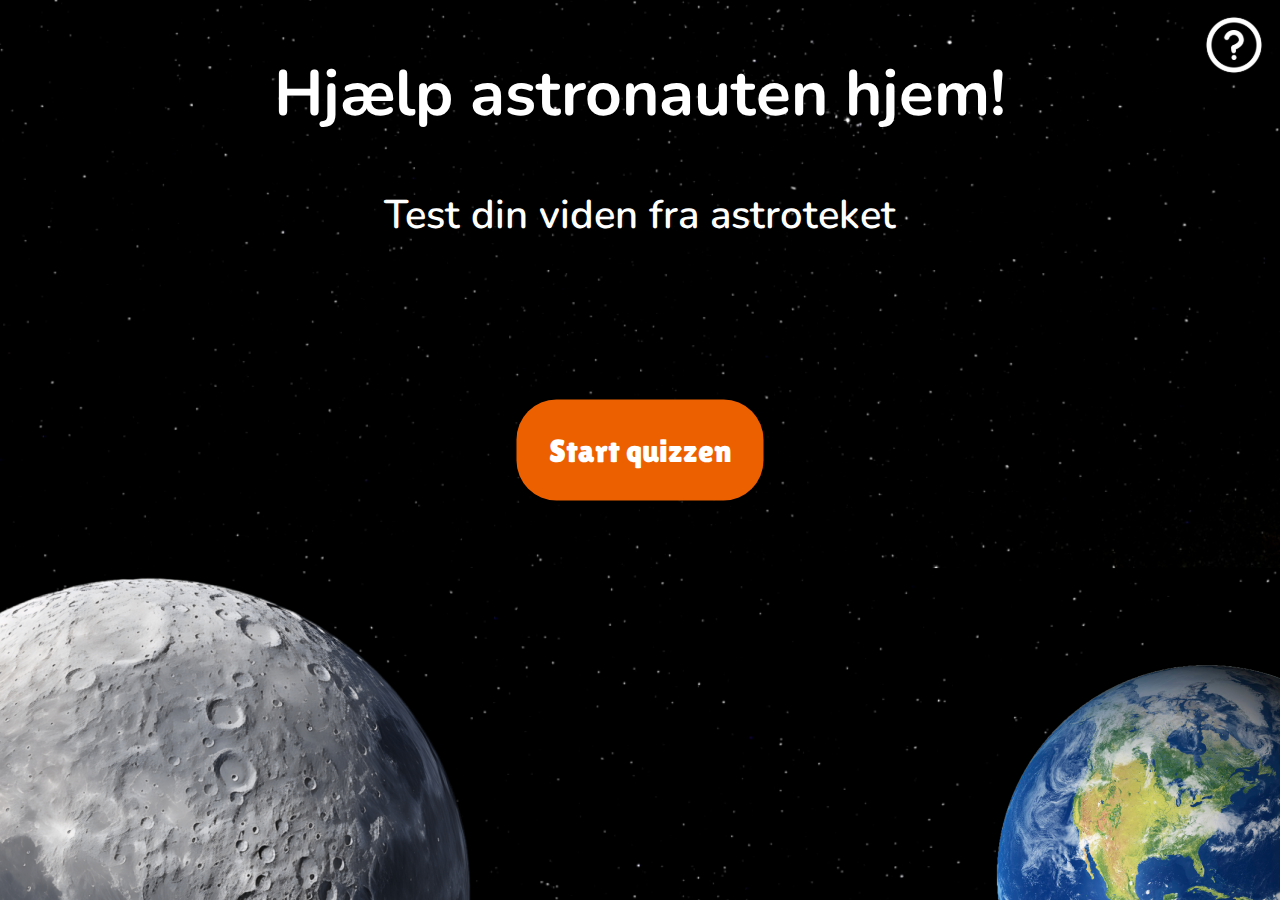
<file: index.html>
<!DOCTYPE html>
<html lang="dk">
  <head>
    <meta charset="UTF-8" />
    <meta name="viewport" content="width=device-width, initial-scale=1.0" />
    <title>Astroteket quiz</title>
    <link rel="stylesheet" href="style/styleforside.css" />
    <script src="/js/jsforside.js" defer></script>
    <link rel="preconnect" href="https://fonts.googleapis.com" />
    <link rel="preconnect" href="https://fonts.gstatic.com" crossorigin />
    <link
      href="https://fonts.googleapis.com/css2?family=Lilita+One&family=Nunito:ital,wght@0,200..1000;1,200..1000&display=swap"
      rel="stylesheet"
    />
  </head>
  <body>
    <!--Overskrift og underskuft-->
    <div class="headline">
      <h1>Hjælp astronauten hjem!</h1>
      <h2>Test din viden fra astroteket</h2>
    </div>
    <!--Knap som sender dig hen til video siden-->
    <div class="startknap">
      <a href="videoside.html" id="start-quiz-link">Start quizzen</a>
    </div>
    <!--Billederne af månen og jorden-->
    <div class="planets">
      <img src="/images/mooncut.png" alt="mooncut" />
      <img src="/images/earthcut.png" alt="jordcut" />
    </div>
    <!--Billeder af rummandnen og raket-->
    <div class="rummand">
      <img src="/images/astroup.png" alt="raketmand" />
    </div>
    <div class="raket">
      <img src="/images/raket.png" alt="raketfigur" />
    </div>
    <!--infografik billedet og knapper dertil-->
    <div class="slideknap">
      <img src="/images/questionicon.svg" alt="spørgsmålsknap" />
    </div>

    <img
      src="/images/infografik.svg"
      alt="Sliding Image"
      class="sliding-billede"
    />

    <div class="lukknap">
      <img src="/images/krydsknap.png" alt="lukknap" />
    </div>
  </body>
</html>
</file>
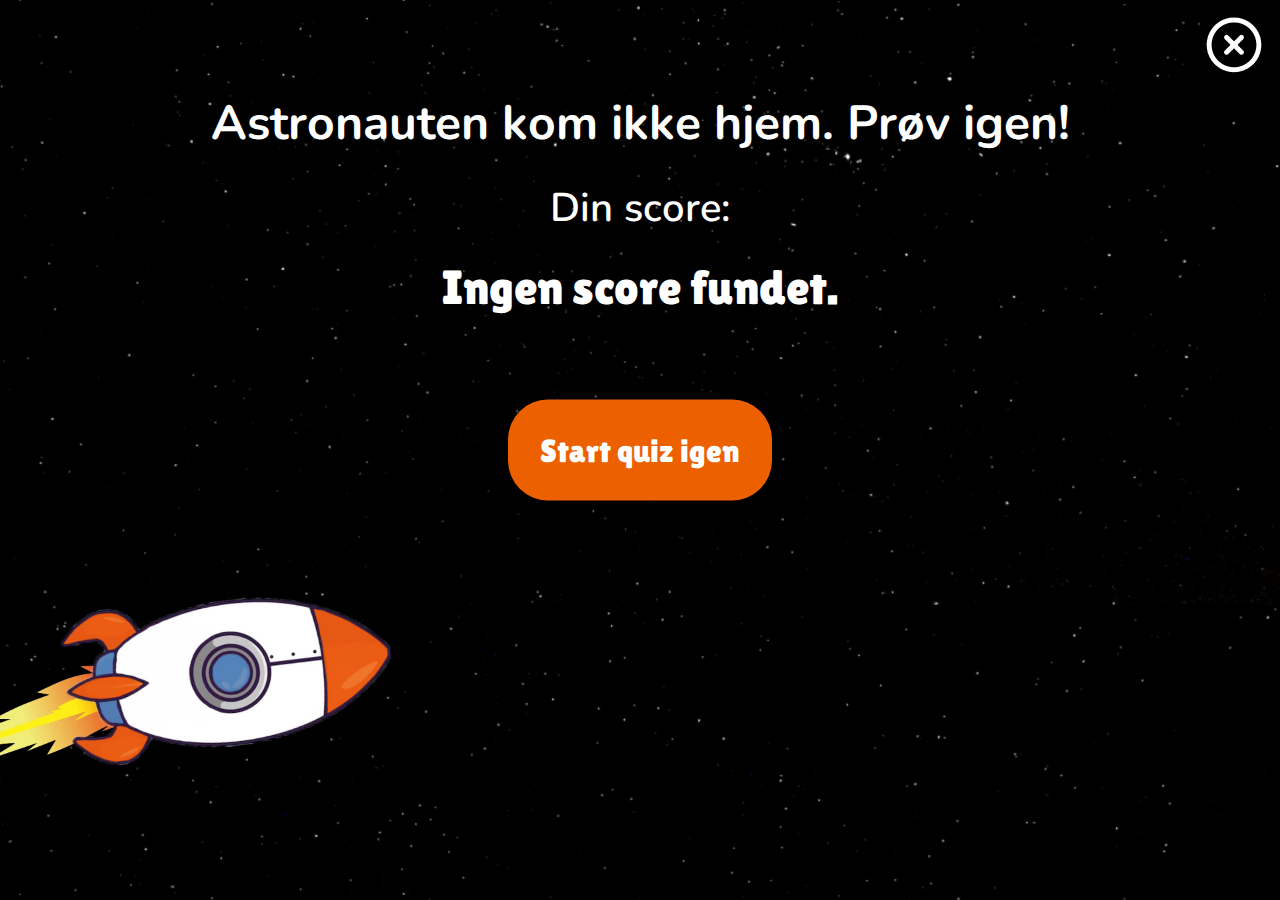
<file: loserside.html>
<!DOCTYPE html>
<html lang="dk">
  <head>
    <meta charset="UTF-8" />
    <meta name="viewport" content="width=device-width, initial-scale=1.0" />
    <title>Astroteket quiz</title>
    <link rel="stylesheet" href="style/vinderside.css" />
    <script src="/js/loserside.js" defer></script>
    <link rel="preconnect" href="https://fonts.googleapis.com" />
    <link rel="preconnect" href="https://fonts.gstatic.com" crossorigin />
    <link
      href="https://fonts.googleapis.com/css2?family=Lilita+One&family=Nunito:ital,wght@0,200..1000;1,200..1000&display=swap"
      rel="stylesheet"
    />
  </head>
  <body>
    <!--Overskrifter-->
    <div class="headline">
      <h1>Astronauten kom ikke hjem. Prøv igen!</h1>
      <h2>Din score:</h2>
      <h3 id="scoreDisplay"></h3>
    </div>
<!--Knap tilbage til quiz-->
    <div class="startknap">
      <a href="videoside.html">Start quiz igen</a>
    </div>
<!--Video og lukknap-->
    <a href="index.html"
      ><div class="lukknap">
        <img src="/images/krydsknap.png" alt="lukknap" /></div
    ></a>

    <video id="animationVideo" muted autoplay loop>
      <source src="/videos/raketfaldertransorange_VP9.webm" type="video/webm" />
    </video>
  </body>
</html>
</file>
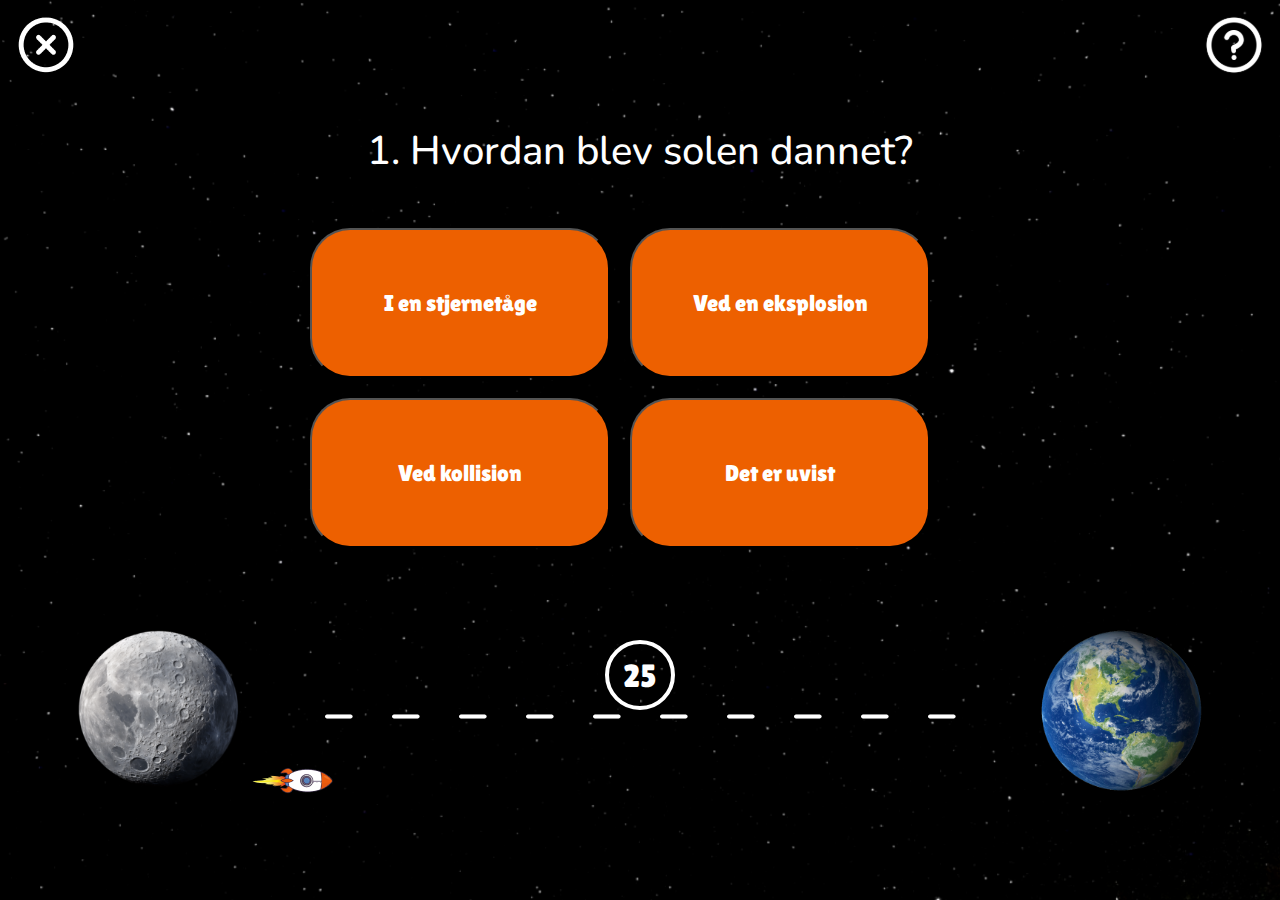
<file: quiz.html>
<!DOCTYPE html>
<html lang="dk">
  <head>
    <meta charset="UTF-8" />
    <meta name="viewport" content="width=device-width, initial-scale=1.0" />
    <title>Astroteket quiz</title>
    <link rel="stylesheet" href="style/quizside.css" />
    <script src="/js/quiz.js" defer></script>
    <link rel="preconnect" href="https://fonts.googleapis.com" />
    <link rel="preconnect" href="https://fonts.gstatic.com" crossorigin />
    <link
      href="https://fonts.googleapis.com/css2?family=Lilita+One&family=Nunito:ital,wght@0,200..1000;1,200..1000&display=swap"
      rel="stylesheet"
    />
  </head>
  <body>
    <!--Lukknappen så man går til forsiden - venstre side-->
    <div class="lukknapforside">
      <a href="index.html"><img src="/images/krydsknap.png" alt="lukknap" /></a>
    </div>

    <!--Spørgsmål nr. 1-->
    <h1 id="spr"></h1>

    <!--Svarmulighederne-->
    <div id="svarmulighederne_et">
      <button id="korrekt"></button>
      <button id="forkert_et"></button>
    </div>

    <div id="svarmulighederne_to">
      <button id="forkert_to"></button>
      <button id="forkert_tre"></button>
    </div>

    <!--Spørgsmålsknappen-->
    <div class="slideknap">
      <img src="/images/questionicon.svg" alt="spørgsmålsknap" />
    </div>

    <div id="timerDisplay"></div>

    <!--Infografikken-->
    <img
      src="/images/infografik.svg"
      alt="Sliding Image"
      class="sliding-billede"
    />

    <!--Lukknappen til infografikken - højre side-->
    <div class="lukknap">
      <img src="/images/krydsknap.png" alt="lukknap til info" />
    </div>

    <!--Det nederste på siden med planeterne og raketen der rykker sig imellem-->
    <div id="planeterne">
      <img
        class="planetbilleder"
        src="images/månenfuld.png"
        alt="månen i fuld str."
      />
      <img
        id="raketderflyver"
        src="images/raketmedild.png"
        alt="raket der flyver"
      />
      <p>- - - - - - - - - -</p>
      <img
        class="planetbilleder"
        src="images/jordenfuld.png"
        alt="jorden i fuld str."
      />
    </div>

    <!--Score sektionen-->

    <p id="score"></p>
    <!-- Score vises her og opdateres i JavaScript -->
  </body>
</html>
</file>
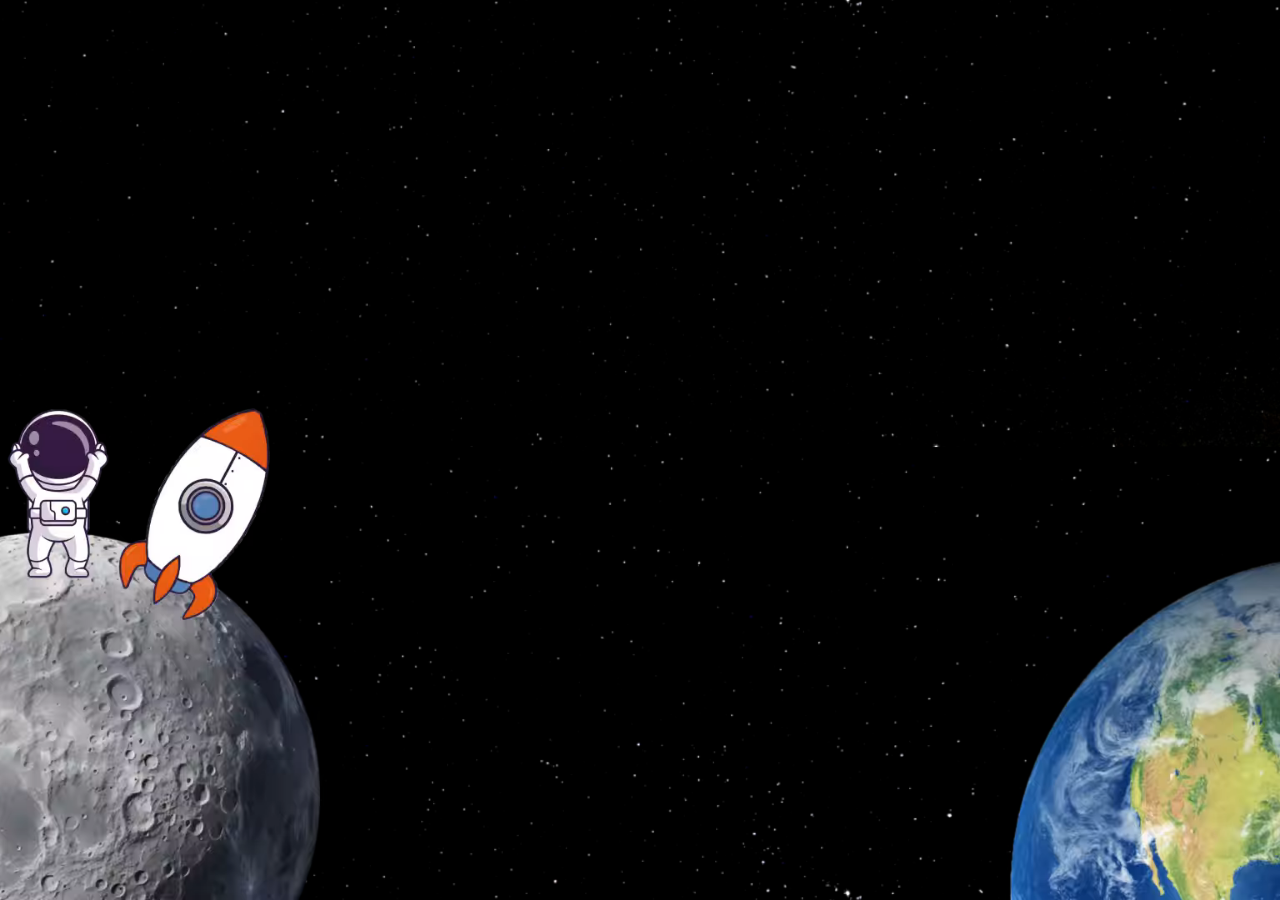
<file: videoside.html>
<!DOCTYPE html>
<html lang="dk">
  <head>
    <meta charset="UTF-8" />
    <meta name="viewport" content="width=device-width, initial-scale=1.0" />
    <title>Astroteket quiz</title>
    <link rel="stylesheet" href="style/video.css" />
    <script src="/js/video.js" defer></script>
    <link rel="preconnect" href="https://fonts.googleapis.com" />
    <link rel="preconnect" href="https://fonts.gstatic.com" crossorigin />
    <link
      href="https://fonts.googleapis.com/css2?family=Lilita+One&family=Nunito:ital,wght@0,200..1000;1,200..1000&display=swap"
      rel="stylesheet"
    />
  </head>
  <body>
    <!--Indsætter cutscene videon mellem quizzen og forsiden-->
    <video id="animationVideo" autoplay>
      <source src="/videos/raketflyver.webm" type="video/webm" />
    </video>
  </body>
</html>
</file>
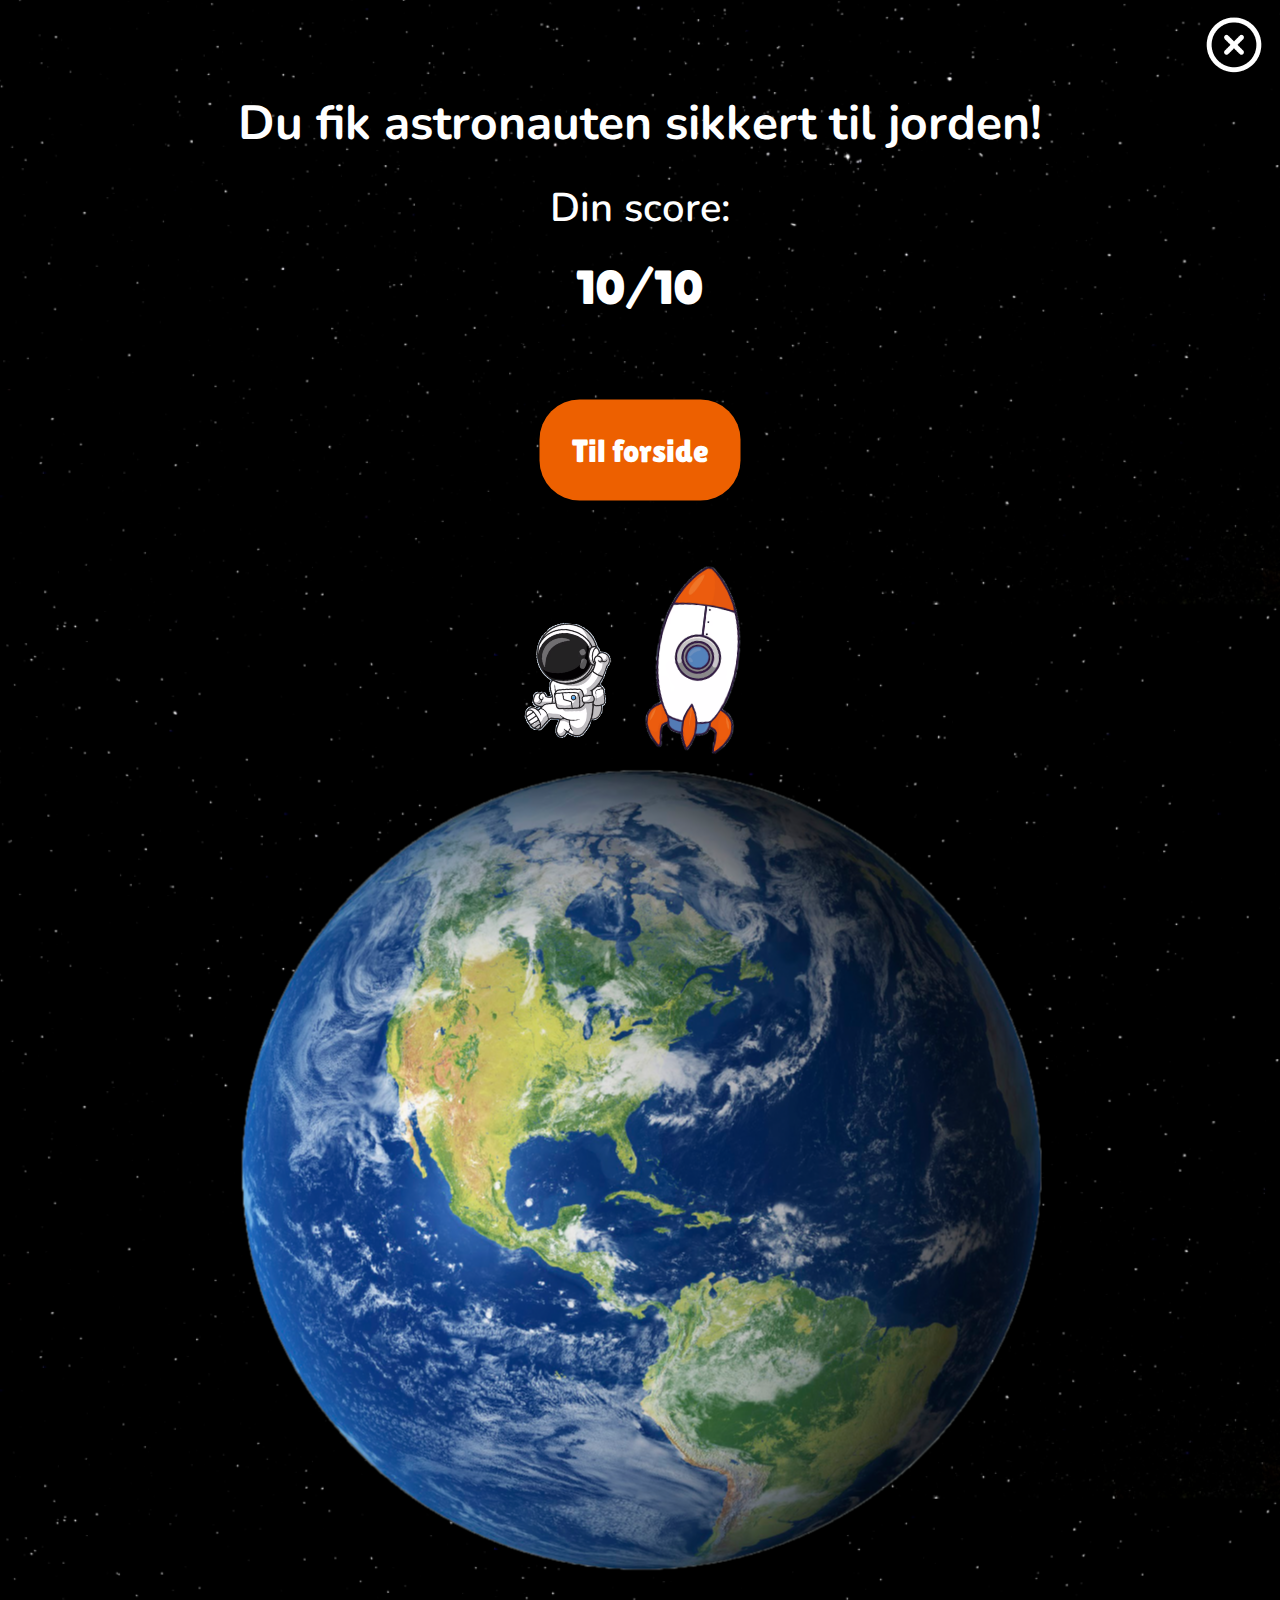
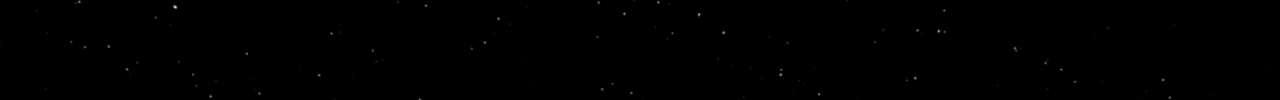
<file: vinderside.html>
<!DOCTYPE html>
<html lang="dk">
  <head>
    <meta charset="UTF-8" />
    <meta name="viewport" content="width=device-width, initial-scale=1.0" />
    <title>Astroteket quiz</title>
    <link rel="stylesheet" href="style/vinderside.css" />
    <script src="/js/vinderside.js" defer></script>
    <link rel="preconnect" href="https://fonts.googleapis.com" />
    <link rel="preconnect" href="https://fonts.gstatic.com" crossorigin />
    <link
      href="https://fonts.googleapis.com/css2?family=Lilita+One&family=Nunito:ital,wght@0,200..1000;1,200..1000&display=swap"
      rel="stylesheet"
    />
  </head>
  <body>
    <!--Overskrifter-->
    <div class="headline">
      <h1>Du fik astronauten sikkert til jorden!</h1>
      <h2>Din score:</h2>
      <h3>10/10</h3>
    </div>
<!--Knap tilbage til forsiden-->
    <div class="startknap">
      <a href="index.html">Til forside</a>
    </div>
<!--Billeder og lukknap-->
    <div class="planets">
      <img src="/images/image 20.png" alt="jordcut" />
    </div>

    <div class="rummand">
      <img src="/images/spacemanhopper.gif" alt="raketmand" />
    </div>
    <div class="raket">
      <img src="/images/raket.png" alt="raketfigur" />
    </div>

    <div class="lukknap">
      <a href="index.html"><img src="/images/krydsknap.png" alt="lukknap" /></a>
    </div>
  </body>
</html>
</file>
<file: style/styleforside.css>
/* Global css der hjælper på layout */

* {
  margin: 0;
  padding: 0;
  box-sizing: border-box;
}

body {
  background-color: rgb(19, 19, 19);
  background-image: url("/images/background.png");
  background-position: center;
  background-size: cover;
}

/* General styling og layout af billederne */

.planets {
  display: flex;
  justify-content: space-between;
  align-items: flex-end;
  position: fixed;
  bottom: 0;
  width: 100%;
  z-index: 4;
}

.rummand {
  z-index: 5;
  position: absolute;
  display: flex;
  bottom: 36vh;
  left: 14vw;
  gap: 20px;
}

.rummand img {
  width: 7vw;
  height: auto;
  display: block;
  transform: rotate(7deg);
}

.raket {
  z-index: 5;
  position: absolute;
  display: flex;
  bottom: 30vh;
  left: 22vw;
  gap: 20px;
}

.raket img {
  width: 9vw;
  height: auto;
  display: block;
  transform: rotate(25deg);
}

/* Styling af font og link knap */

.headline h1 {
  color: var(--Hvid, #fff);
  text-align: center;
  font-family: Nunito;
  font-size: 64px;
  font-style: normal;
  font-weight: 700;
  line-height: normal;
}

.headline h2 {
  color: var(--Hvid, #fff);
  text-align: center;
  font-family: Nunito;
  font-size: 40px;
  font-style: normal;
  font-weight: 600;
  line-height: normal;
}

.startknap a {
  padding: 32px;
  border-radius: 40px;
  background: #ed6000;
  color: var(--Hvid, #fff);
  font-family: "Lilita One";
  font-size: 32px;
  font-style: normal;
  font-weight: 400;
  line-height: normal;
  text-decoration: none;
  position: absolute;
  top: 50%;
  left: 50%;
  transform: translate(-50%, -50%);
}

.startknap a:active {
  transition: ease-out 0.05s;
  padding: 42px;
}

.headline {
  display: flex;
  flex-direction: column;
  gap: 50px;
  margin-top: 50px;
}

.slideknap {
  position: absolute;
  top: 0;
  right: 0;
}

.slideknap {
  padding: 15px;
}

.sliding-billede {
  position: fixed;
  left: -100%;
  transition: left 0.5s ease;
  transform: translateY(-50%);
  top: 50%;
}

.slide-in {
  left: 5vw;
}

/* Class der tilføjes ved hjælp af JS, for at gemme elementer når infografikken bliver synlig */

.gemforside {
  opacity: 0;
  transition: opacity 0.2s ease-in;
}

.lukknap {
  position: absolute;
  top: 0;
  right: 0;
  padding: 15px;
  display: none;
}

.planets {
  animation: 0.3s slide ease-out forwards;
}

/* Animation til billederne på forsiden */

@keyframes slide {
  from {
    transform: translateY(100%);
  }
  to {
    transform: translateX(0);
  }
}

.rummand,
.raket {
  animation: 0.3s slide2 ease-out forwards;
  animation-delay: 0.3s;
  opacity: 0;
}

@keyframes slide2 {
  from {
    transform: translateX(-400%);
    opacity: 0;
  }
  to {
    transform: translateX(0);
    opacity: 1;
  }
}
</file>
<file: style/vinderside.css>
* {
  margin: 0;
  padding: 0;
  box-sizing: border-box;
}

body {
  background-color: rgb(19, 19, 19);
  background-image: url("/images/background.png");
  background-position: center;
  background-size: cover;
  overflow: hidden;
}

/* Styler og putter layout for knappen */

.startknap a {
  z-index: 1; 
  padding: 32px;
  border-radius: 40px;
  background: #ed6000;
  color: var(--Hvid, #fff);
  font-family: "Lilita One";
  font-size: 32px;
  font-style: normal;
  font-weight: 400;
  line-height: normal;
  text-decoration: none;
  position: absolute;
  top: 50%;
  left: 50%;
  transform: translate(-50%, -50%);
}

/* Overskrift styling og layout */

.headline h1 {
  color: var(--Hvid, #fff);
  text-align: center;
  font-family: Nunito;
  font-size: 3rem;
  font-style: normal;
  font-weight: 700;
  line-height: normal;
}

.headline h2 {
  color: var(--Hvid, #fff);
  text-align: center;
  font-family: Nunito;
  font-size: 40px;
  font-style: normal;
  font-weight: 600;
  line-height: normal;
}

.headline h3 {
  color: var(--Hvid, #fff);
  text-align: center;
  font-family: "Lilita One";
  font-size: 48px;
  font-style: normal;
  font-weight: 400;
  line-height: normal;
}

.lukknap {
  position: absolute;
  top: 0;
  right: 0;
  padding: 15px;
}

/* Styling, layout og animation af billederne */

.planets {
  position: absolute;
  transform: translate(-50%, -50%);
  top: 130%;
  left: 50%;
  overflow: hidden;
}

.rummand {
  z-index: 5;
  position: absolute;
  display: flex;
  bottom: 12vh;
  left: 38%;
  gap: 20px;
}

.rummand img {
  width: 13vw;
  height: auto;
  display: block;
  transform: rotate(7deg);
}

.raket {
  z-index: 5;
  position: absolute;
  display: flex;
  bottom: 15vh;
  left: 50%;
  gap: 20px;
}

.raket img {
  width: 9vw;
  height: auto;
  display: block;
  transform: rotate(7deg);
  animation: 2s raketlander ease-out forwards;
}

.headline {
  margin-top: 10vh;
  display: flex;
  flex-direction: column;
  gap: 25px;
}

@keyframes raketlander {
  from {
    transform: translateY(-100%);
    transform: translate(100%, -50%);
  }
  to {
    transform: translateX(0);
    transform: rotate(8deg);
  }
}

/* Sætter en transparent video ind på tabersiden som looper. Den er spejlvendt for at matche med direktionen raketten kommer ind fra  */

#animationVideo {
  width: 100%;
  height: 75vh;
  object-fit: cover;
  position: fixed;
  transform: rotateY(180deg);
  -webkit-transform: rotateY(180deg); /* Safari og Chrome */
  -moz-transform: rotateY(180deg); /* Firefox */
}
</file>
<file: style/quizside.css>
* {
  margin: 0;
  padding: 0;
  box-sizing: border-box;
}

/*Baggrund på siden*/
body {
  background-color: rgb(19, 19, 19);
  background-image: url("/images/background.png");
  background-position: center;
  background-size: cover;
  height: 100vh;
}

/*Spørgsmålet øverst på siden style*/
h1 {
  color: white;
  text-align: center;
  font-family: Nunito;
  font-size: 40px;
  font-style: normal;
  font-weight: 500;
  line-height: normal;
  padding-top: 30px;
}

/* ------ tegnene*/
p {
  color: white;
  text-align: center;
  font-family: Nunito;
  font-size: 100px;
  font-style: normal;
  font-weight: 200;
  line-height: normal;
}

/*planeterne og raketen nederst*/
#planeterne {
  margin-top: 2vh;
  display: flex;
  justify-content: space-evenly;
  align-items: center;
}

.planetbilleder {
  width: 180px; /*str på planeterne nederst*/
  height: auto;
}

/*style af de fire svarmuligheder*/
#korrekt,
#forkert_et,
#forkert_to,
#forkert_tre {
  padding: 20px;
  margin: 10px; /*space imellem knapperne*/
  border-radius: 40px;
  background: #ed6000;
  color: white;
  font-family: "Lilita One";
  font-size: 23px;
  font-style: normal;
  line-height: normal;
  width: 300px; /* Fast bredde på knapperne */
  height: 150px; /* Fast højde på knapperne */
  text-align: center; /* Centrerer teksten */
}

/*de fire svarmuligheder - delt i to for at få placeringen som den er*/
#svarmulighederne_et {
  position: relative;
  display: flex;
  padding-left: 300px;
  padding-right: 300px;
  padding-top: 40px;
}

#svarmulighederne_to {
  position: relative;
  display: flex;
  padding-left: 300px;
  padding-right: 300px;
  padding-bottom: 50px;
}

/*raketens position*/
#raketderflyver {
  position: absolute;
  bottom: 94px;
  left: 248px;
}

/*til slidein af infografikken*/
.slideknap {
  position: absolute;
  top: 0;
  right: 0;
}

.slideknap {
  padding: 15px;
}

.sliding-billede {
  position: fixed;
  left: -100%;
  transition: left 0.5s ease-in;
  transform: translateY(-50%);
  top: 50%;
}

.slide-in {
  left: 5vw;
}

.gemquiz {
  opacity: 0;
  transition: opacity 0.2s ease-in;
}

/*krydsknappen indeni infografikken*/
.lukknap {
  position: absolute;
  top: 0;
  right: 0;
  padding: 15px;
  display: none; /*knappen skal væk - og findes frem i scriptet, når spørgsmålstegnet bliver trykket*/
}

/*krydsknappen så man går ud af quizzen og til forsiden*/
.lukknapforside {
  top: 0;
  right: 0;
  padding: 15px;
}

#timerDisplay {
  position: absolute;
  z-index: 1;
  top: 75%;
  left: 50%;
  transform: translate(-50%, -50%);
  color: var(--Hvid, #fff);
  font-family: "Lilita One";
  font-size: 32px;
  font-style: normal;
  font-weight: 400;
  border: solid white 4px;
  border-radius: 50%;
  width: 70px;
  height: 70px;
  display: flex;
  justify-content: center;
  align-items: center;
}
</file>
<file: style/video.css>
* {
  margin: 0;
  padding: 0;
  box-sizing: border-box;
}

body {
  background-color: rgb(173, 127, 127);
  background-image: url("/images/background.png");
  background-position: center;
  background-size: cover;
}

/* Simpel css der sørger for en responsiv centreret video på vores viewport */

#animationVideo {
  width: 100%;
  height: 100vh;
  object-fit: cover;
  position: fixed;
}
</file>
